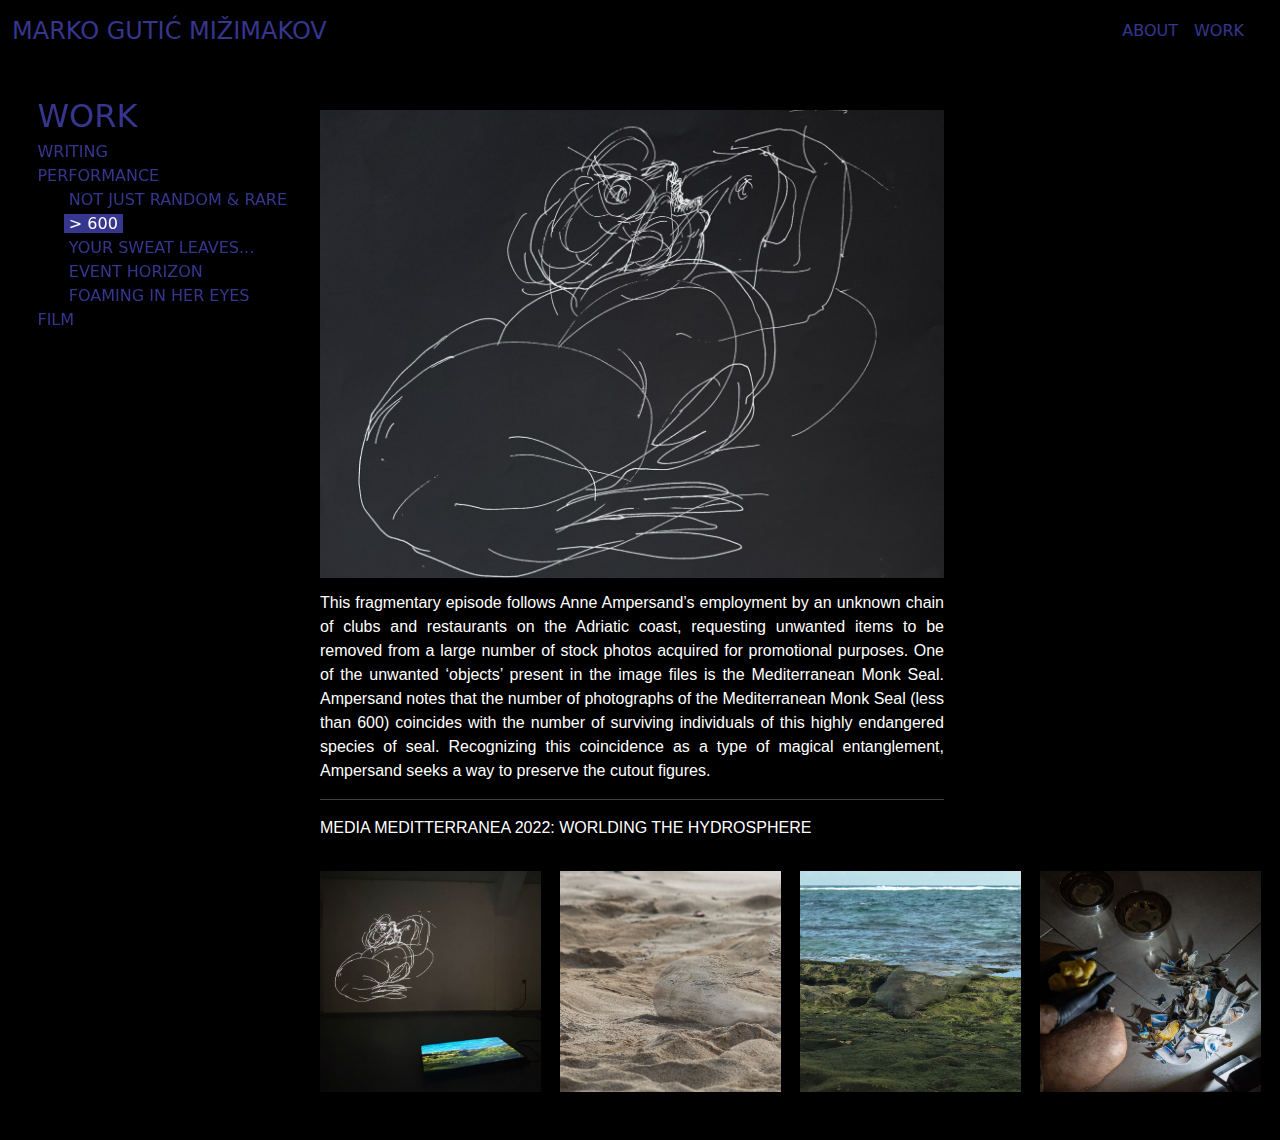
<file: 600.html>
<!DOCTYPE html>
<html lang="en">
  <head>
    <meta charset="UTF-8" />
    <meta name="viewport" content="width=device-width, initial-scale=1.0" />
    <title>not-just-random-and-rare marko gutić mižimakov</title>
    <link
      href="https://cdn.jsdelivr.net/npm/bootstrap@5.3.3/dist/css/bootstrap.min.css"
      rel="stylesheet"
      integrity="sha384-QWTKZyjpPEjISv5WaRU9OFeRpok6YctnYmDr5pNlyT2bRjXh0JMhjY6hW+ALEwIH"
      crossorigin="anonymous"
    />
    <script
      src="https://cdn.jsdelivr.net/npm/bootstrap@5.3.3/dist/js/bootstrap.bundle.min.js"
      integrity="sha384-YvpcrYf0tY3lHB60NNkmXc5s9fDVZLESaAA55NDzOxhy9GkcIdslK1eN7N6jIeHz"
      crossorigin="anonymous"
    ></script>
    <link rel="stylesheet" href="writing.css" />
    <link rel="stylesheet" href="not-random.css" />
  </head>
  <body>
    <nav class="navbar navbar-expand-lg navbar-dark bg-transparent">
      <div class="container-fluid">
        <a class="navbar-brand fs-4" href="index.html">MARKO GUTIĆ MIŽIMAKOV</a>
        <button
          class="navbar-toggler shadow-none border-0"
          type="button"
          data-bs-toggle="offcanvas"
          data-bs-target="#offcanvasNavbar"
          aria-controls="offcanvasNavbar"
          aria-label="Toggle navigation"
        >
          <span class="navbar-toggler-icon"></span>
        </button>
        <div
          class="offcanvas offcanvas-end"
          tabindex="-1"
          id="offcanvasNavbar"
          aria-labelledby="offcanvasNavbarLabel"
        >
          <div class="offcanvas-body">
            <ul class="navbar-nav justify-content-end flex-grow-1 pe-3">
              <li class="nav-item">
                <a class="nav-link" href="about.html">ABOUT</a>
              </li>
              <li class="nav-item">
                <a class="nav-link" href="work.html">WORK</a>
              </li>
            </ul>
          </div>
        </div>
      </div>
    </nav>

    <div class="main">
      <header class="header">
        <div class="header-main">
          <ul class="menu">
            <li id="item-1" class="menu-item">
              <a href="work.html">work</a>
            </li>

            <li id="item-2" class="menu-item">
              <a href="writing.html">writing</a>
            </li>

            <li id="item-3" class="menu-item">
              <a href="performance.html">performance</a>
              <ul class="performance-menu">
                <li class="menu-item menu-item-inner">
                  <a href="not-just-random.html">not just random & rare</a>
                </li>
                <li class="menu-item menu-item-inner current-menu-item">
                  <a href="600.html" aria-current="page">> 600</a>
                </li>
                <li class="menu-item menu-item-inner">
                  <a href="your-sweat.html">Your sweat leaves...</a>
                </li>
                <li class="menu-item menu-item-inner">
                  <a href="horizont.html">EVENT HORIZON</a>
                </li>
                <li class="menu-item menu-item-inner">
                  <a href="foaming.html">Foaming In Her Eyes</a>
                </li>
              </ul>
            </li>

            <li id="item-4" class="menu-item">
              <a href="film.html"> film </a>
            </li>
          </ul>
        </div>
      </header>

      <main class="content">
        <div class="image-text">
          <img class="flex-item" id="main-img" src="600-main.jpg" alt="" />
          <div class="text">
            <p class="flex-item">
              This fragmentary episode follows Anne Ampersand’s employment by an
              unknown chain of clubs and restaurants on the Adriatic coast,
              requesting unwanted items to be removed from a large number of
              stock photos acquired for promotional purposes. One of the
              unwanted ‘objects’ present in the image files is the Mediterranean
              Monk Seal. Ampersand notes that the number of photographs of the
              Mediterranean Monk Seal (less than 600) coincides with the number
              of surviving individuals of this highly endangered species of
              seal. Recognizing this coincidence as a type of magical
              entanglement, Ampersand seeks a way to preserve the cutout
              figures.
            </p>
            <hr />
            <p class="flex-item performance-instance">
              MEDIA MEDITTERRANEA 2022: WORLDING THE HYDROSPHERE
            </p>
          </div>
        </div>
        <div class="footer-flex">
          <div class="image-container">
            <img class="image" src="600-1.jpeg" alt="" />
          </div>
          <div class="image-container">
            <img class="image" src="600-2.jpg" alt="" />
          </div>
          <div class="image-container">
            <img class="image" src="600.jpg" alt="" />
          </div>
          <div class="image-container">
            <img class="image" src="600-3.jpg" alt="" />
          </div>
        </div>
      </main>
    </div>
  </body>
</html>
</file>
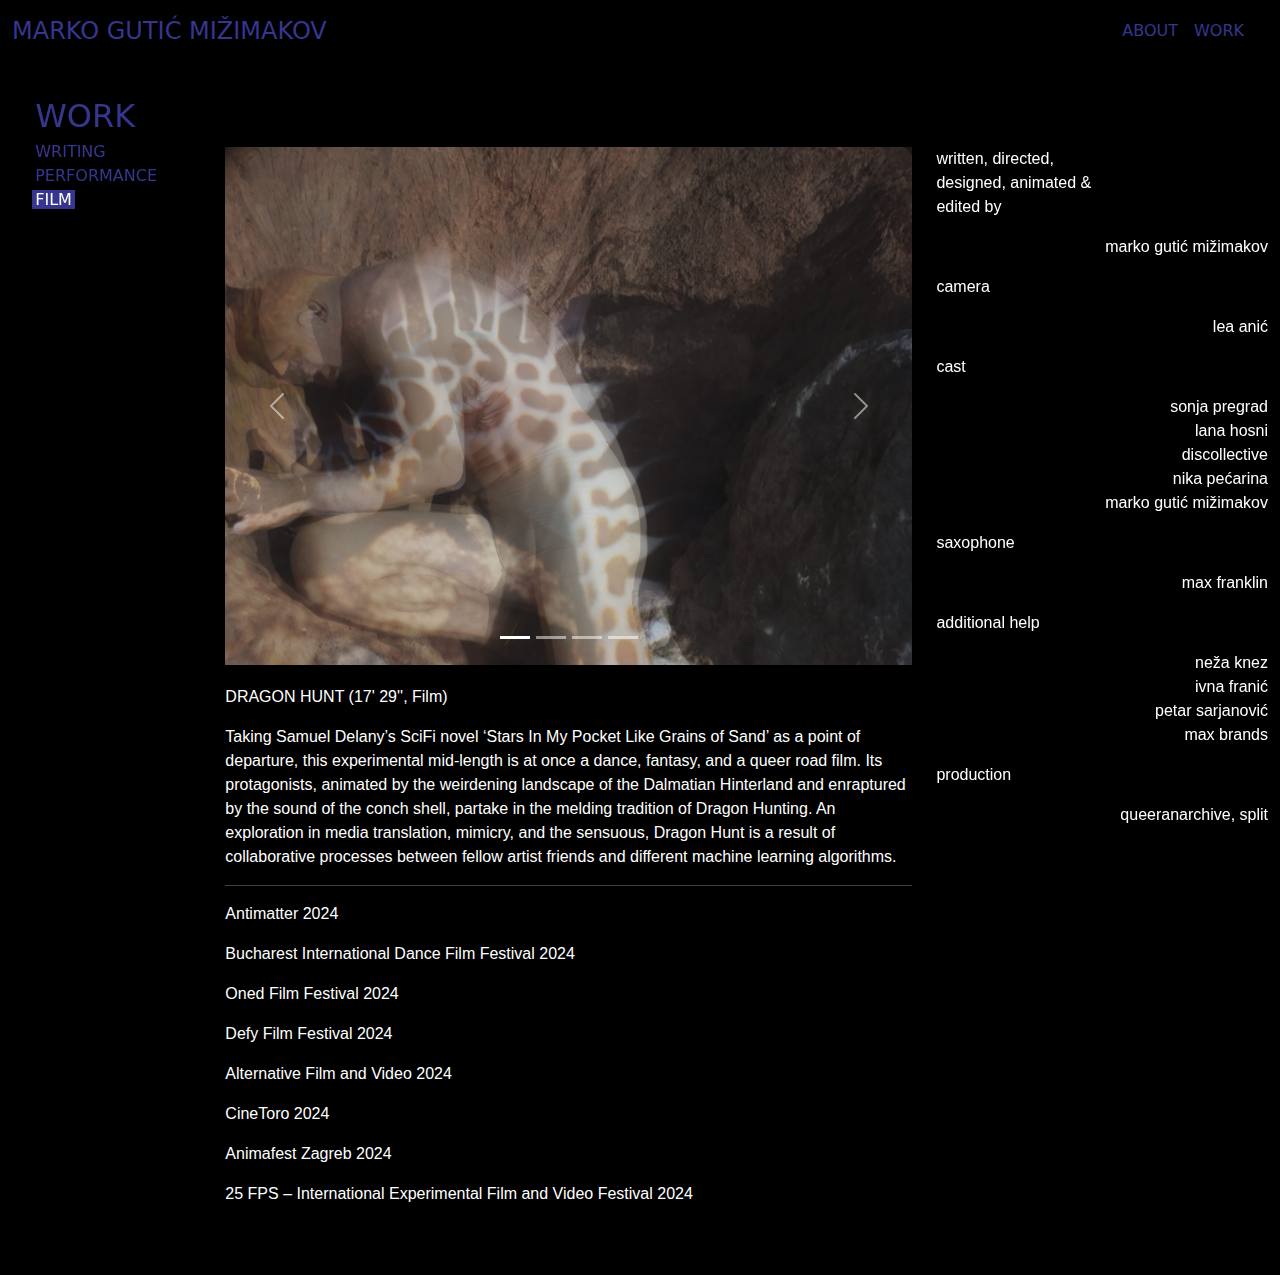
<file: film.html>
<!DOCTYPE html>
<html lang="en">
  <head>
    <meta charset="UTF-8" />
    <meta name="viewport" content="width=device-width, initial-scale=1.0" />
    <title>FILM - marko gutić mižimakov</title>
    <link
      href="https://cdn.jsdelivr.net/npm/bootstrap@5.3.3/dist/css/bootstrap.min.css"
      rel="stylesheet"
      integrity="sha384-QWTKZyjpPEjISv5WaRU9OFeRpok6YctnYmDr5pNlyT2bRjXh0JMhjY6hW+ALEwIH"
      crossorigin="anonymous"
    />
    <script
      src="https://cdn.jsdelivr.net/npm/bootstrap@5.3.3/dist/js/bootstrap.bundle.min.js"
      integrity="sha384-YvpcrYf0tY3lHB60NNkmXc5s9fDVZLESaAA55NDzOxhy9GkcIdslK1eN7N6jIeHz"
      crossorigin="anonymous"
    ></script>
    <link rel="stylesheet" href="writing.css" />
    <link rel="stylesheet" href="film.css">
  </head>
  <body>
    <nav class="navbar navbar-expand-lg navbar-dark bg-transparent">
      <div class="container-fluid">
        <a class="navbar-brand fs-4" href="index.html">MARKO GUTIĆ MIŽIMAKOV</a>
        <button
          class="navbar-toggler shadow-none border-0"
          type="button"
          data-bs-toggle="offcanvas"
          data-bs-target="#offcanvasNavbar"
          aria-controls="offcanvasNavbar"
          aria-label="Toggle navigation"
        >
          <span class="navbar-toggler-icon"></span>
        </button>
        <div
          class="offcanvas offcanvas-end"
          tabindex="-1"
          id="offcanvasNavbar"
          aria-labelledby="offcanvasNavbarLabel"
        >
          <div class="offcanvas-body">
            <ul class="navbar-nav justify-content-end flex-grow-1 pe-3">
              <li class="nav-item">
                <a class="nav-link" href="about.html">ABOUT</a>
              </li>
              <li class="nav-item">
                <a class="nav-link" href="work.html">WORK</a>
              </li>
            </ul>
          </div>
        </div>
      </div>
    </nav>

    <div class="main">
      <header class="header">
        <div class="header-main">
          <ul class="menu">
            <li id="item-1" class="menu-item">
              <a href="work.html">work</a>
            </li>

            <li id="item-2" class="menu-item">
              <a href="writing.html">writing</a>
            </li>

            <li id="item-3" class="menu-item">
              <a href="performance.html">performance</a>
            </li>

            <li id="item-4" class="menu-item current-menu-item"">
              <a href="film.html" aria-current="page"> film </a>
            </li>
          </ul>
        </div>
      </header>

      <main class="container">
        <div class="row">
          <div class="film col-md-8 col-sm-12">
            <div id="carouselExampleIndicators" class="carousel slide">
              <div class="carousel-indicators">
                <button type="button" data-bs-target="#carouselExampleIndicators" data-bs-slide-to="0" class="active" aria-current="true" aria-label="Slide 1"></button>
                <button type="button" data-bs-target="#carouselExampleIndicators" data-bs-slide-to="1" aria-label="Slide 2"></button>
                <button type="button" data-bs-target="#carouselExampleIndicators" data-bs-slide-to="2" aria-label="Slide 3"></button>
                <button type="button" data-bs-target="#carouselExampleIndicators" data-bs-slide-to="3" aria-label="Slide 4"></button>
              </div>
              <div class="carousel-inner">
                <div class="carousel-item active">
                  <img src="lov-1.jpg" class="d-block w-100" alt="...">
                </div>
                <div class="carousel-item">
                  <img src="lov-2.jpg" class="d-block w-100" alt="...">
                </div>
                <div class="carousel-item">
                  <img src="lov-3.jpg" class="d-block w-100" alt="...">
                </div>
                <div class="carousel-item">
                  <img src="lov-4.jpg" class="d-block w-100" alt="...">
                </div>
              </div>
              <button class="carousel-control-prev" type="button" data-bs-target="#carouselExampleIndicators" data-bs-slide="prev">
                <span class="carousel-control-prev-icon" aria-hidden="true"></span>
                <span class="visually-hidden">Previous</span>
              </button>
              <button class="carousel-control-next" type="button" data-bs-target="#carouselExampleIndicators" data-bs-slide="next">
                <span class="carousel-control-next-icon" aria-hidden="true"></span>
                <span class="visually-hidden">Next</span>
              </button>
            </div>

            <div class="title">
              <p>
                DRAGON HUNT (17' 29'', Film)
              </p>
            </div>
            <div class="text">
              <p>
                Taking Samuel Delany’s SciFi novel ‘Stars In My Pocket Like Grains of
                Sand’ as a point of departure, this experimental mid-length is at once
                a dance, fantasy, and a queer road film. Its protagonists, animated by
                the weirdening landscape of the Dalmatian Hinterland and enraptured by
                the sound of the conch shell, partake in the melding tradition of Dragon
                Hunting. An exploration in media translation, mimicry, and the sensuous,
                Dragon Hunt is a result of collaborative processes between fellow artist
                friends and different machine learning algorithms.
              </p>
            </div>
            <hr/>
            <div class="showings">
              <p>Antimatter 2024</p>
              <p>Bucharest International Dance Film Festival 2024</p>
              <p>Oned Film Festival 2024</p>
              <p>Defy Film Festival 2024</p>
              <p>Alternative Film and Video 2024</p>
              <p>CineToro 2024</p>
              <p>Animafest Zagreb 2024</p>
              <p>25 FPS – International Experimental Film and Video Festival 2024</p>
            </div>
          </div>
          
          <div class="credits col-md-4 col-sm-12">
            <div class="credits-main">
              <hr class="showings-credits"/>
              <p class="lijevo">
                written, directed,<br>
                designed, animated &<br>
                edited by
              </p>
              <p class="desno">
                marko gutić mižimakov
              </p>
              <p class="lijevo">
                camera
              </p>
              <p class="desno">
                lea anić
              </p>
              <p class="lijevo">
                cast
              </p>
              <p class="desno">
                sonja pregrad <br>
                lana hosni <br>
                discollective <br>
                nika pećarina <br>
                marko gutić mižimakov <br>
              </p>
              <p class="lijevo">
                saxophone
              </p>
              <p class="desno">
                max franklin
              </p>
              <p class="lijevo">
                additional help
              </p>
              <p class="desno">
                neža knez <br>
                ivna franić <br>
                petar sarjanović <br>
                max brands <br>
              </p>
              <p class="lijevo">
                production
              </p>
              <p class="desno">
                queeranarchive, split
              </p>
            </div>
          </div>
        </div>
      </main>
    </div>
  </body>
</html>
</file>
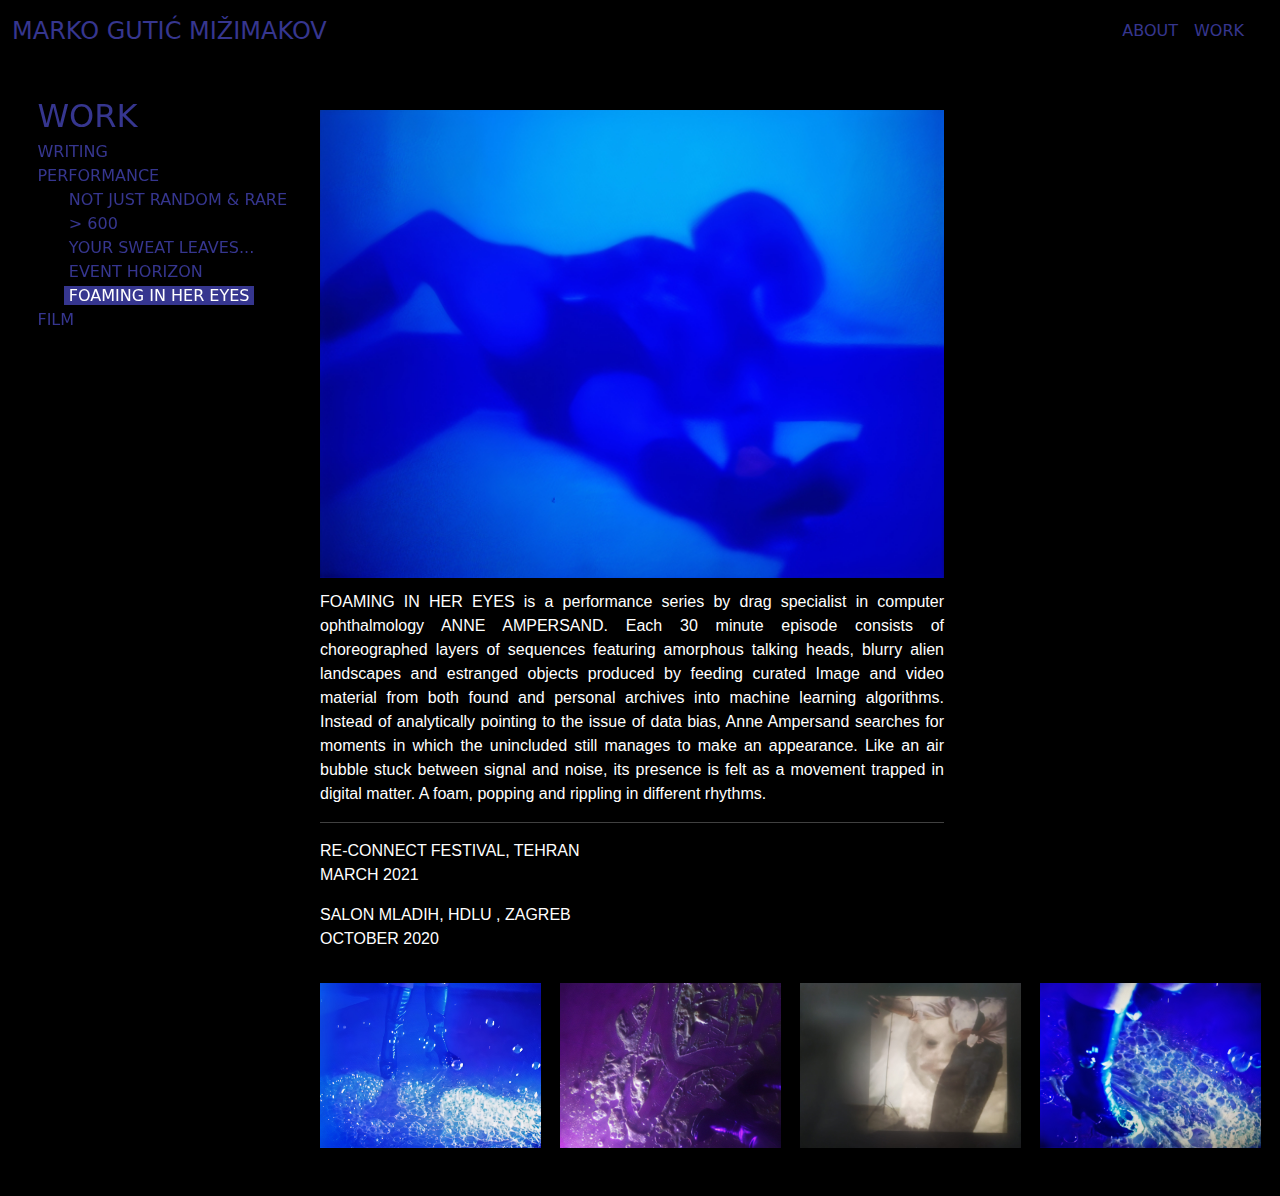
<file: foaming.html>
<!DOCTYPE html>
<html lang="en">
  <head>
    <meta charset="UTF-8" />
    <meta name="viewport" content="width=device-width, initial-scale=1.0" />
    <title>not-just-random-and-rare marko gutić mižimakov</title>
    <link
      href="https://cdn.jsdelivr.net/npm/bootstrap@5.3.3/dist/css/bootstrap.min.css"
      rel="stylesheet"
      integrity="sha384-QWTKZyjpPEjISv5WaRU9OFeRpok6YctnYmDr5pNlyT2bRjXh0JMhjY6hW+ALEwIH"
      crossorigin="anonymous"
    />
    <script
      src="https://cdn.jsdelivr.net/npm/bootstrap@5.3.3/dist/js/bootstrap.bundle.min.js"
      integrity="sha384-YvpcrYf0tY3lHB60NNkmXc5s9fDVZLESaAA55NDzOxhy9GkcIdslK1eN7N6jIeHz"
      crossorigin="anonymous"
    ></script>
    <link rel="stylesheet" href="writing.css" />
    <link rel="stylesheet" href="not-random.css" />
  </head>
  <body>
    <nav class="navbar navbar-expand-lg navbar-dark bg-transparent">
      <div class="container-fluid">
        <a class="navbar-brand fs-4" href="index.html">MARKO GUTIĆ MIŽIMAKOV</a>
        <button
          class="navbar-toggler shadow-none border-0"
          type="button"
          data-bs-toggle="offcanvas"
          data-bs-target="#offcanvasNavbar"
          aria-controls="offcanvasNavbar"
          aria-label="Toggle navigation"
        >
          <span class="navbar-toggler-icon"></span>
        </button>
        <div
          class="offcanvas offcanvas-end"
          tabindex="-1"
          id="offcanvasNavbar"
          aria-labelledby="offcanvasNavbarLabel"
        >
          <div class="offcanvas-body">
            <ul class="navbar-nav justify-content-end flex-grow-1 pe-3">
              <li class="nav-item">
                <a class="nav-link" href="about.html">ABOUT</a>
              </li>
              <li class="nav-item">
                <a class="nav-link" href="work.html">WORK</a>
              </li>
            </ul>
          </div>
        </div>
      </div>
    </nav>

    <div class="main">
      <header class="header">
        <div class="header-main">
          <ul class="menu">
            <li id="item-1" class="menu-item">
              <a href="work.html">work</a>
            </li>

            <li id="item-2" class="menu-item">
              <a href="writing.html">writing</a>
            </li>

            <li id="item-3" class="menu-item">
              <a href="performance.html">performance</a>
              <ul class="performance-menu">
                <li class="menu-item menu-item-inner">
                  <a href="not-just-random.html">not just random & rare</a>
                </li>
                <li class="menu-item menu-item-inner">
                  <a href="600.html">> 600</a>
                </li>
                <li class="menu-item menu-item-inner">
                  <a href="your-sweat.html">Your sweat leaves...</a>
                </li>
                <li class="menu-item menu-item-inner">
                  <a href="horizont.html">EVENT HORIZON</a>
                </li>
                <li class="menu-item menu-item-inner current-menu-item">
                  <a href="foaming.html" aria-current="page"
                    >Foaming In Her Eyes</a
                  >
                </li>
              </ul>
            </li>

            <li id="item-4" class="menu-item">
              <a href="film.html"> film </a>
            </li>
          </ul>
        </div>
      </header>

      <main class="content">
        <div class="image-text">
          <img class="flex-item" id="main-img" src="foaming-main.jpg" alt="" />
          <div class="text">
            <p class="flex-item">
              FOAMING IN HER EYES is a performance series by drag specialist in
              computer ophthalmology ANNE AMPERSAND. Each 30 minute episode
              consists of choreographed layers of sequences featuring amorphous
              talking heads, blurry alien landscapes and estranged objects
              produced by feeding curated Image and video material from both
              found and personal archives into machine learning algorithms.
              Instead of analytically pointing to the issue of data bias, Anne
              Ampersand searches for moments in which the unincluded still
              manages to make an appearance. Like an air bubble stuck between
              signal and noise, its presence is felt as a movement trapped in
              digital matter. A foam, popping and rippling in different rhythms.
            </p>
            <hr />
            <p class="flex-item performance-instance">
              RE-CONNECT FESTIVAL, TEHRAN <br />
              MARCH 2021
            </p>
            <p class="flex-item performance-instance">
              SALON MLADIH, HDLU , ZAGREB <br />
              OCTOBER 2020 <br />
            </p>
          </div>
        </div>
        <div class="footer-flex">
          <div class="image-container">
            <img class="image" src="foaming-1.jpg" alt="" />
          </div>
          <div class="image-container">
            <img class="image" src="foaming.jpg" alt="" />
          </div>
          <div class="image-container">
            <img class="image" src="foaming-2.jpg" alt="" />
          </div>
          <div class="image-container">
            <img class="image" src="foaming-3.jpg" alt="" />
          </div>
        </div>
      </main>
    </div>
  </body>
</html>
</file>
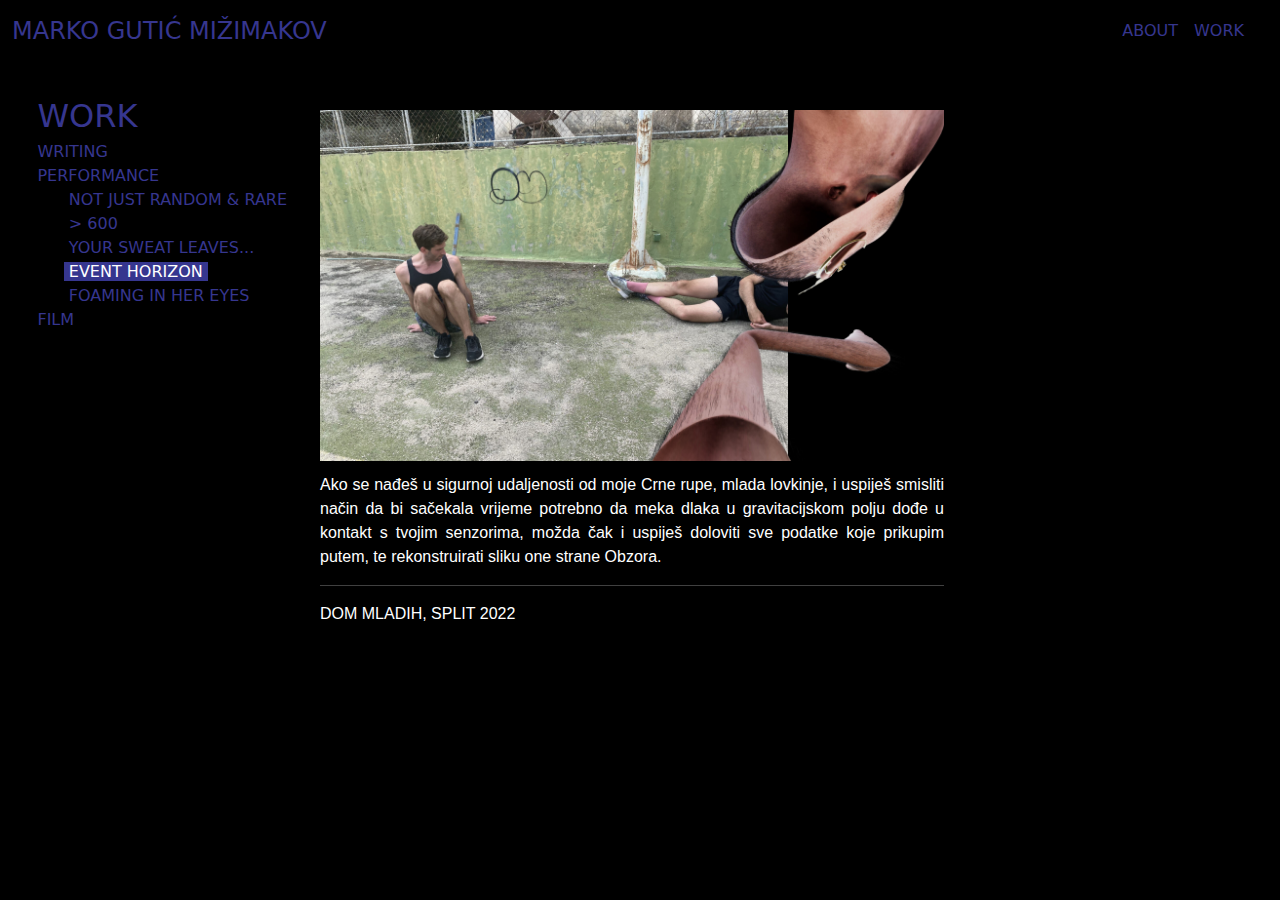
<file: horizont.html>
<!DOCTYPE html>
<html lang="en">
  <head>
    <meta charset="UTF-8" />
    <meta name="viewport" content="width=device-width, initial-scale=1.0" />
    <title>not-just-random-and-rare marko gutić mižimakov</title>
    <link
      href="https://cdn.jsdelivr.net/npm/bootstrap@5.3.3/dist/css/bootstrap.min.css"
      rel="stylesheet"
      integrity="sha384-QWTKZyjpPEjISv5WaRU9OFeRpok6YctnYmDr5pNlyT2bRjXh0JMhjY6hW+ALEwIH"
      crossorigin="anonymous"
    />
    <script
      src="https://cdn.jsdelivr.net/npm/bootstrap@5.3.3/dist/js/bootstrap.bundle.min.js"
      integrity="sha384-YvpcrYf0tY3lHB60NNkmXc5s9fDVZLESaAA55NDzOxhy9GkcIdslK1eN7N6jIeHz"
      crossorigin="anonymous"
    ></script>
    <link rel="stylesheet" href="writing.css" />
    <link rel="stylesheet" href="not-random.css" />
  </head>
  <body>
    <nav class="navbar navbar-expand-lg navbar-dark bg-transparent">
      <div class="container-fluid">
        <a class="navbar-brand fs-4" href="index.html">MARKO GUTIĆ MIŽIMAKOV</a>
        <button
          class="navbar-toggler shadow-none border-0"
          type="button"
          data-bs-toggle="offcanvas"
          data-bs-target="#offcanvasNavbar"
          aria-controls="offcanvasNavbar"
          aria-label="Toggle navigation"
        >
          <span class="navbar-toggler-icon"></span>
        </button>
        <div
          class="offcanvas offcanvas-end"
          tabindex="-1"
          id="offcanvasNavbar"
          aria-labelledby="offcanvasNavbarLabel"
        >
          <div class="offcanvas-body">
            <ul class="navbar-nav justify-content-end flex-grow-1 pe-3">
              <li class="nav-item">
                <a class="nav-link" href="about.html">ABOUT</a>
              </li>
              <li class="nav-item">
                <a class="nav-link" href="work.html">WORK</a>
              </li>
            </ul>
          </div>
        </div>
      </div>
    </nav>

    <div class="main">
      <header class="header">
        <div class="header-main">
          <ul class="menu">
            <li id="item-1" class="menu-item">
              <a href="work.html">work</a>
            </li>

            <li id="item-2" class="menu-item">
              <a href="writing.html">writing</a>
            </li>

            <li id="item-3" class="menu-item">
              <a href="performance.html">performance</a>
              <ul class="performance-menu">
                <li class="menu-item menu-item-inner">
                  <a href="not-just-random.html">not just random & rare</a>
                </li>
                <li class="menu-item menu-item-inner">
                  <a href="600.html">> 600</a>
                </li>
                <li class="menu-item menu-item-inner">
                  <a href="your-sweat.html">Your sweat leaves...</a>
                </li>
                <li class="menu-item menu-item-inner current-menu-item">
                  <a href="horizont.html" aria-current="page">EVENT HORIZON</a>
                </li>
                <li class="menu-item menu-item-inner">
                  <a href="foaming.html">Foaming In Her Eyes</a>
                </li>
              </ul>
            </li>

            <li id="item-4" class="menu-item">
              <a href="film.html"> film </a>
            </li>
          </ul>
        </div>
      </header>

      <main class="content">
        <div class="image-text">
          <img class="flex-item" id="main-img" src="horizont-3.jpg" alt="" />
          <div class="text">
            <p class="flex-item">
              Ako se nađeš u sigurnoj udaljenosti od moje Crne rupe, mlada
              lovkinje, i uspiješ smisliti način da bi sačekala vrijeme potrebno
              da meka dlaka u gravitacijskom polju dođe u kontakt s tvojim
              senzorima, možda čak i uspiješ doloviti sve podatke koje prikupim
              putem, te rekonstruirati sliku one strane Obzora.
            </p>
            <hr />
            <p class="flex-item performance-instance">DOM MLADIH, SPLIT 2022</p>
          </div>
        </div>
      </main>
    </div>
  </body>
</html>
</file>
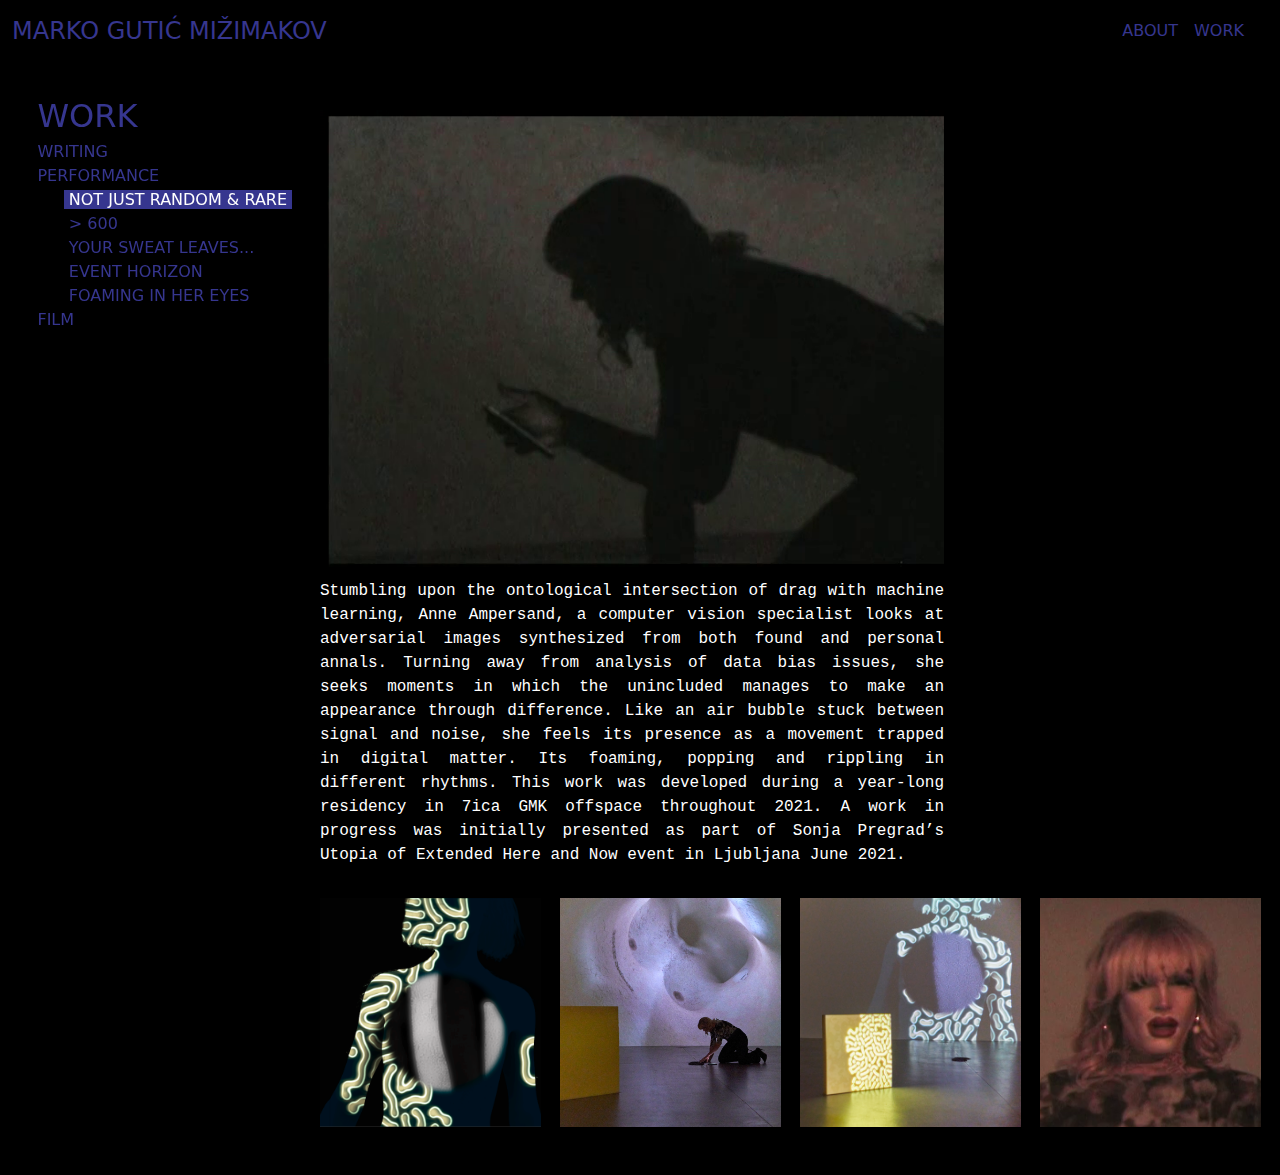
<file: not-just-random.html>
<!DOCTYPE html>
<html lang="en">
  <head>
    <meta charset="UTF-8" />
    <meta name="viewport" content="width=device-width, initial-scale=1.0" />
    <title>not-just-random-and-rare marko gutić mižimakov</title>
    <link
      href="https://cdn.jsdelivr.net/npm/bootstrap@5.3.3/dist/css/bootstrap.min.css"
      rel="stylesheet"
      integrity="sha384-QWTKZyjpPEjISv5WaRU9OFeRpok6YctnYmDr5pNlyT2bRjXh0JMhjY6hW+ALEwIH"
      crossorigin="anonymous"
    />
    <script
      src="https://cdn.jsdelivr.net/npm/bootstrap@5.3.3/dist/js/bootstrap.bundle.min.js"
      integrity="sha384-YvpcrYf0tY3lHB60NNkmXc5s9fDVZLESaAA55NDzOxhy9GkcIdslK1eN7N6jIeHz"
      crossorigin="anonymous"
    ></script>
    <link rel="stylesheet" href="writing.css" />
    <link rel="stylesheet" href="not-random.css" />
  </head>
  <body>
    <nav class="navbar navbar-expand-lg navbar-dark bg-transparent">
      <div class="container-fluid">
        <a class="navbar-brand fs-4" href="index.html">MARKO GUTIĆ MIŽIMAKOV</a>
        <button
          class="navbar-toggler shadow-none border-0"
          type="button"
          data-bs-toggle="offcanvas"
          data-bs-target="#offcanvasNavbar"
          aria-controls="offcanvasNavbar"
          aria-label="Toggle navigation"
        >
          <span class="navbar-toggler-icon"></span>
        </button>
        <div
          class="offcanvas offcanvas-end"
          tabindex="-1"
          id="offcanvasNavbar"
          aria-labelledby="offcanvasNavbarLabel"
        >
          <div class="offcanvas-body">
            <ul class="navbar-nav justify-content-end flex-grow-1 pe-3">
              <li class="nav-item">
                <a class="nav-link" href="about.html">ABOUT</a>
              </li>
              <li class="nav-item">
                <a class="nav-link" href="work.html">WORK</a>
              </li>
            </ul>
          </div>
        </div>
      </div>
    </nav>

    <div class="main">
      <header class="header">
        <div class="header-main">
          <ul class="menu">
            <li id="item-1" class="menu-item">
              <a href="work.html">work</a>
            </li>

            <li class="menu-item">
              <a href="writing.html">writing</a>
            </li>

            <li class="menu-item">
              <a href="performance.html">performance</a>
              <ul class="performance-menu">
                <li class="menu-item current-menu-item">
                  <a href="not-just-random.html" aria-current="page"
                    >not just random & rare</a
                  >
                </li>
                <li class="menu-item"><a href="writing.html">> 600</a></li>
                <li class="menu-item">
                  <a href="writing.html">Your sweat leaves...</a>
                </li>
                <li class="menu-item">
                  <a href="writing.html">EVENT HORIZON</a>
                </li>
                <li class="menu-item">
                  <a href="writing.html">Foaming In Her Eyes</a>
                </li>
              </ul>
            </li>

            <li class="menu-item">
              <a href="film.html"> film </a>
            </li>
          </ul>
        </div>
      </header>

      <main class="content">
        <div class="image-text">
          <img
            class="flex-item"
            id="main-img"
            src="not-random-main.png"
            alt=""
          />
          <p class="flex-item text">
            Stumbling upon the ontological intersection of drag with machine
            learning, Anne Ampersand, a computer vision specialist looks at
            adversarial images synthesized from both found and personal annals.
            Turning away from analysis of data bias issues, she seeks moments in
            which the unincluded manages to make an appearance through
            difference. Like an air bubble stuck between signal and noise, she
            feels its presence as a movement trapped in digital matter. Its
            foaming, popping and rippling in different rhythms. This work was
            developed during a year-long residency in 7ica GMK offspace
            throughout 2021. A work in progress was initially presented as part
            of Sonja Pregrad’s Utopia of Extended Here and Now event in
            Ljubljana June 2021.
          </p>
        </div>
        <div class="footer-flex">
          <div class="image-container">
            <img class="image" src="ne-sasvim-1.png" alt="" />
          </div>
          <div class="image-container">
            <img class="image" src="Ne-sasvim-nasumicno-i-rijetko.jpg" alt="" />
          </div>
          <div class="image-container">
            <img class="image" src="ne-sasvim-2.jpg" alt="" />
          </div>
          <div class="image-container">
            <img class="image" src="ne-sasvim-3.png" alt="" />
          </div>
        </div>
      </main>
    </div>
  </body>
</html>
</file>
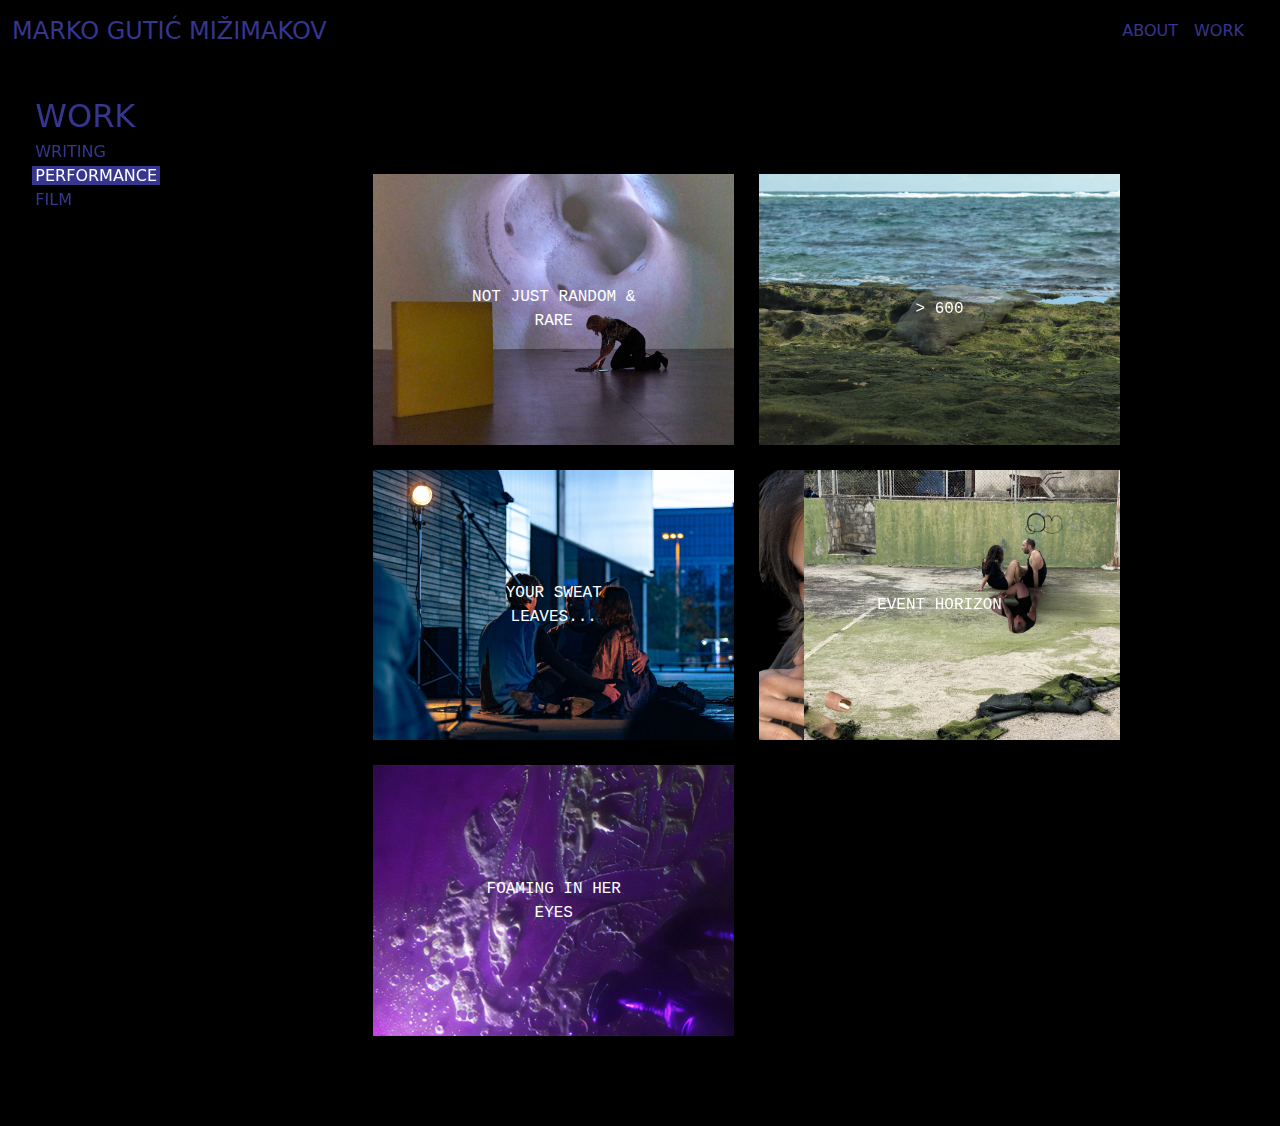
<file: performance.html>
<!DOCTYPE html>
<html lang="en">
  <head>
    <meta charset="UTF-8" />
    <meta name="viewport" content="width=device-width, initial-scale=1.0" />
    <title>PERFORMANCE - marko gutić mižimakov</title>
    <link
      href="https://cdn.jsdelivr.net/npm/bootstrap@5.3.3/dist/css/bootstrap.min.css"
      rel="stylesheet"
      integrity="sha384-QWTKZyjpPEjISv5WaRU9OFeRpok6YctnYmDr5pNlyT2bRjXh0JMhjY6hW+ALEwIH"
      crossorigin="anonymous"
    />
    <script
      src="https://cdn.jsdelivr.net/npm/bootstrap@5.3.3/dist/js/bootstrap.bundle.min.js"
      integrity="sha384-YvpcrYf0tY3lHB60NNkmXc5s9fDVZLESaAA55NDzOxhy9GkcIdslK1eN7N6jIeHz"
      crossorigin="anonymous"
    ></script>
    <link rel="stylesheet" href="writing.css" />
    <link rel="stylesheet" href="performance.css" />
  </head>
  <body>
    <nav class="navbar navbar-expand-lg navbar-dark bg-transparent">
      <div class="container-fluid">
        <a class="navbar-brand fs-4" href="index.html">MARKO GUTIĆ MIŽIMAKOV</a>
        <button
          class="navbar-toggler shadow-none border-0"
          type="button"
          data-bs-toggle="offcanvas"
          data-bs-target="#offcanvasNavbar"
          aria-controls="offcanvasNavbar"
          aria-label="Toggle navigation"
        >
          <span class="navbar-toggler-icon"></span>
        </button>
        <div
          class="offcanvas offcanvas-end"
          tabindex="-1"
          id="offcanvasNavbar"
          aria-labelledby="offcanvasNavbarLabel"
        >
          <div class="offcanvas-body">
            <ul class="navbar-nav justify-content-end flex-grow-1 pe-3">
              <li class="nav-item">
                <a class="nav-link" href="about.html">ABOUT</a>
              </li>
              <li class="nav-item">
                <a class="nav-link" href="work.html">WORK</a>
              </li>
            </ul>
          </div>
        </div>
      </div>
    </nav>

    <div class="main">
      <header class="header">
        <div class="header-main">
          <ul class="menu">
            <li id="item-1" class="menu-item">
              <a href="work.html">work</a>
            </li>

            <li id="item-2" class="menu-item">
              <a href="writing.html">writing</a>
            </li>

            <li id="item-3" class="menu-item current-menu-item">
              <a href="performance.html" aria-current="page">performance</a>
            </li>

            <li id="item-4" class="menu-item">
              <a href="film.html"> film </a>
            </li>
          </ul>
        </div>
      </header>

      <main class="grid">
        <div class="grid-content">
          <div class="image-container">
            <a href="not-just-random.html">
              <img
                class="image"
                src="Ne-sasvim-nasumicno-i-rijetko.jpg"
                alt=""
              />
              <div class="overlay-text">not just random & rare</div>
            </a>
          </div>
          <div class="image-container">
            <a href="600.html">
              <img class="image" src="600.jpg" alt="" />
              <div class="overlay-text">> 600</div>
            </a>
          </div>
          <div class="image-container">
            <a href="your-sweat.html">
              <img class="image" src="your-sweat-leaves.jpg" alt="" />
              <div class="overlay-text">Your sweat leaves...</div>
            </a>
          </div>
          <div class="image-container">
            <a href="horizont.html">
              <img class="image" src="horizont.jpg" alt="" />
              <div class="overlay-text">EVENT HORIZON</div>
            </a>
          </div>
          <div class="image-container">
            <a href="foaming.html">
              <img class="image" src="foaming.jpg" alt="" />
              <div class="overlay-text">Foaming In Her Eyes</div>
            </a>
          </div>
        </div>
      </main>
    </div>
  </body>
</html>
</file>
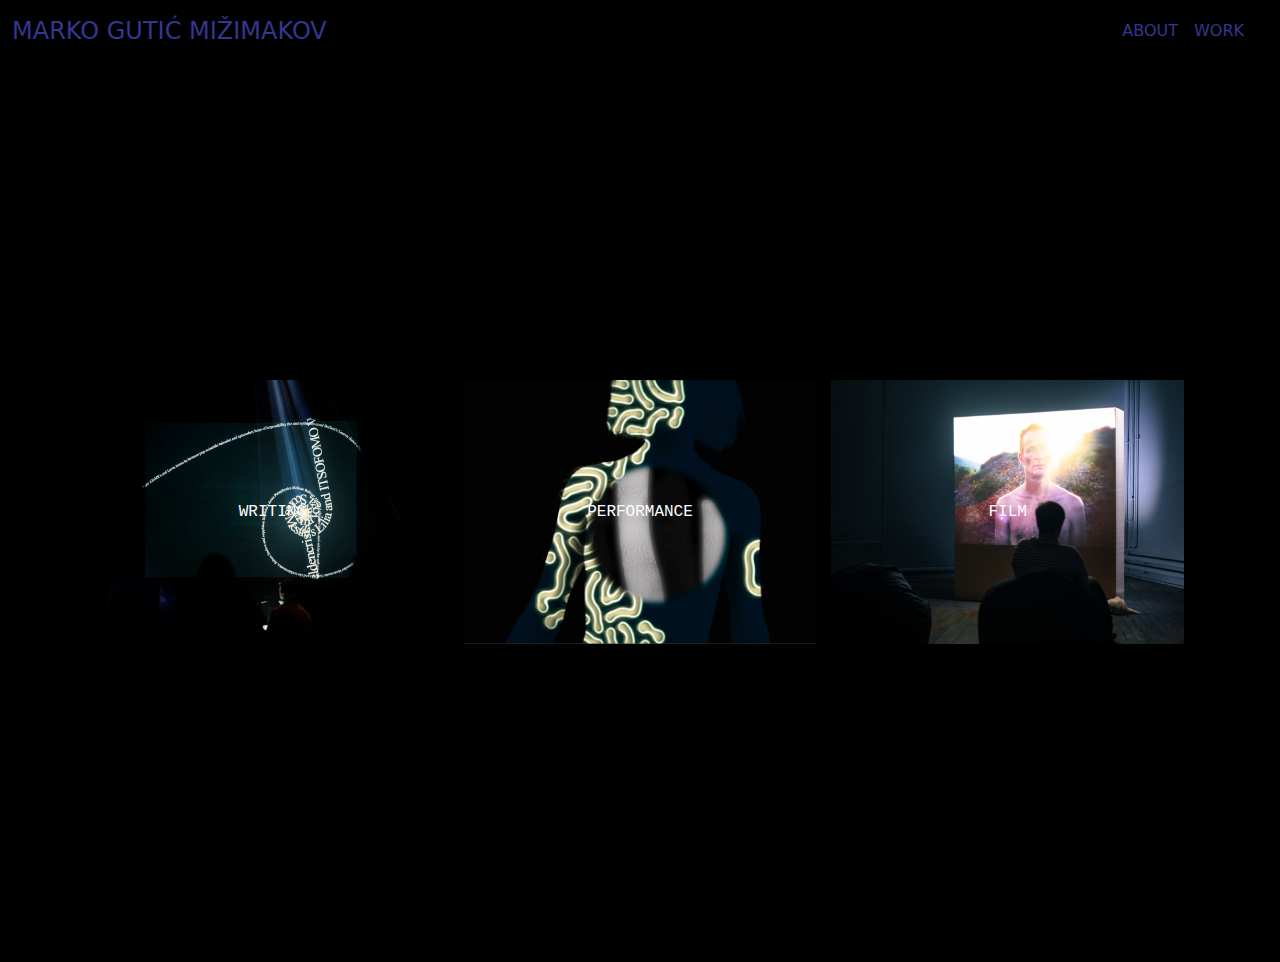
<file: work.html>
<!DOCTYPE html>
<html lang="en">
  <head>
    <meta charset="UTF-8" />
    <meta name="viewport" content="width=device-width, initial-scale=1.0" />
    <title>WORK - marko gutić mižimakov</title>
    <link
      href="https://cdn.jsdelivr.net/npm/bootstrap@5.3.3/dist/css/bootstrap.min.css"
      rel="stylesheet"
      integrity="sha384-QWTKZyjpPEjISv5WaRU9OFeRpok6YctnYmDr5pNlyT2bRjXh0JMhjY6hW+ALEwIH"
      crossorigin="anonymous"
    />
    <script
      src="https://cdn.jsdelivr.net/npm/bootstrap@5.3.3/dist/js/bootstrap.bundle.min.js"
      integrity="sha384-YvpcrYf0tY3lHB60NNkmXc5s9fDVZLESaAA55NDzOxhy9GkcIdslK1eN7N6jIeHz"
      crossorigin="anonymous"
    ></script>
    <link rel="stylesheet" href="work.css" />
  </head>
  <body>
    <!--navigation bar-->
    <nav class="navbar navbar-expand-lg navbar-dark bg-transparent">
      <div class="container-fluid">
        <a class="navbar-brand fs-4" href="index.html">MARKO GUTIĆ MIŽIMAKOV</a>
        <button
          class="navbar-toggler shadow-none border-0"
          type="button"
          data-bs-toggle="offcanvas"
          data-bs-target="#offcanvasNavbar"
          aria-controls="offcanvasNavbar"
          aria-label="Toggle navigation"
        >
          <span class="navbar-toggler-icon"></span>
        </button>
        <div
          class="offcanvas offcanvas-end"
          tabindex="-1"
          id="offcanvasNavbar"
          aria-labelledby="offcanvasNavbarLabel"
        >
          <div class="offcanvas-body">
            <ul class="navbar-nav justify-content-end flex-grow-1 pe-3">
              <li class="nav-item">
                <a class="nav-link" href="about.html">ABOUT</a>
              </li>
              <li class="nav-item">
                <a class="nav-link" href="work.html">WORK</a>
              </li>
            </ul>
          </div>
        </div>
      </div>
    </nav>

    <!--something-->
    <div class="grid">
      <div class="main-grid">
        <div class="image-container">
          <a href="writing.html">
            <img class="image" src="writing.jpg" alt="" />
            <div class="overlay-text">WRITING</div>
          </a>
        </div>
        <div class="image-container">
          <a href="performance.html">
            <img class="image" src="ne-sasvim-1.png" alt="" />
            <div class="overlay-text">PERFORMANCE</div>
          </a>
        </div>
        <div class="image-container image-bike">
          <a href="film.html">
            <img class="image" src="film-zmajice.jpg" alt="" />
            <div class="overlay-text">FILM</div>
          </a>
        </div>
      </div>
    </div>
  </body>
</html>
</file>
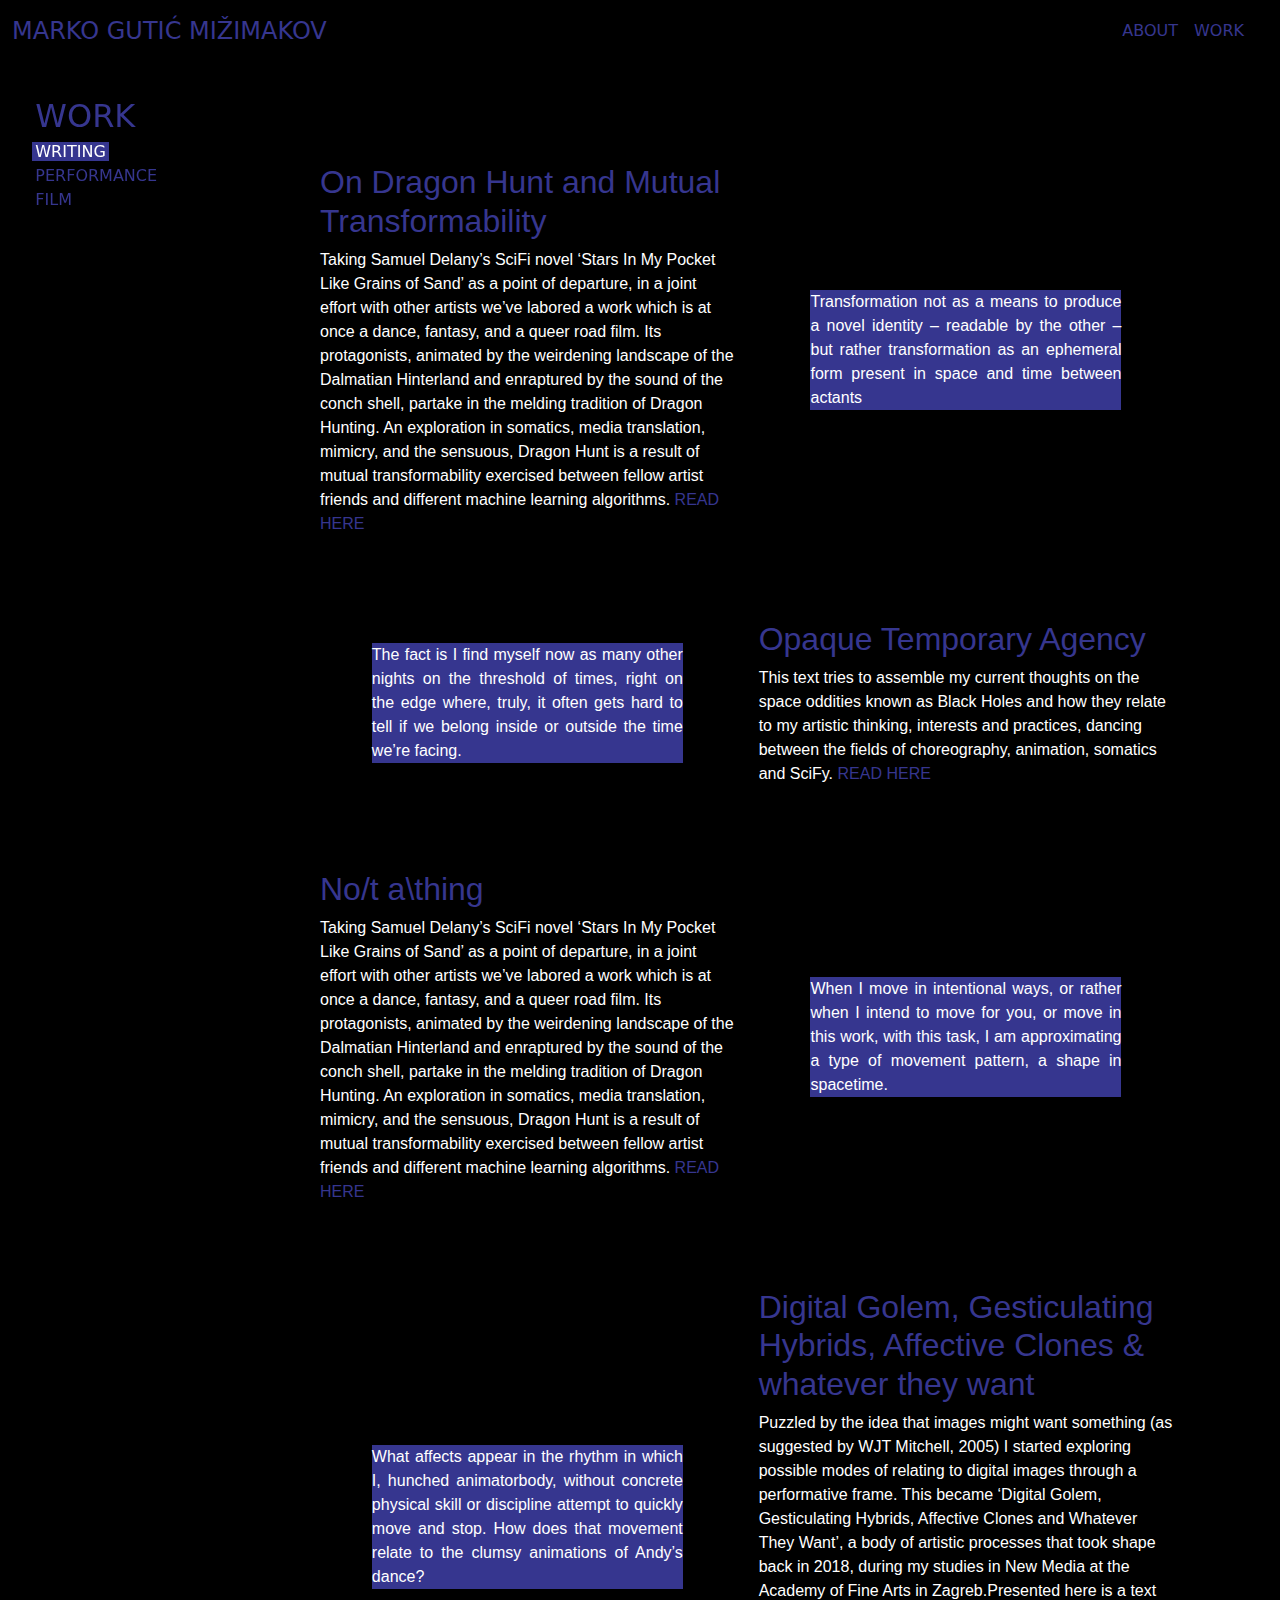
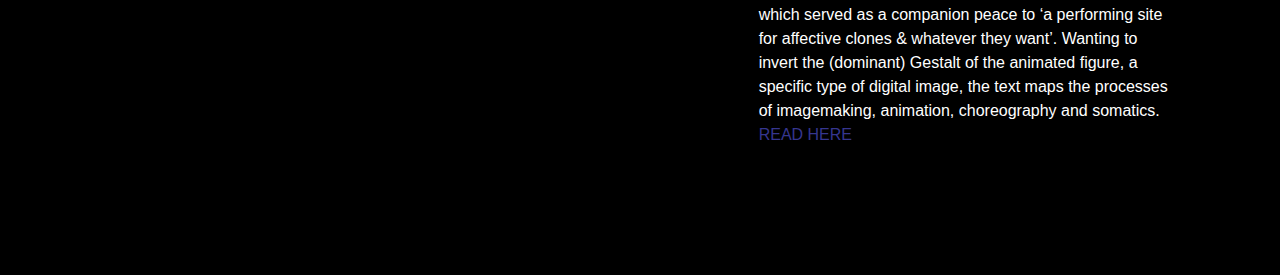
<file: writing.html>
<!DOCTYPE html>
<html lang="en">
  <head>
    <meta charset="UTF-8" />
    <meta name="viewport" content="width=device-width, initial-scale=1.0" />
    <title>WRITING - marko gutić mižimakov</title>
    <link
      href="https://cdn.jsdelivr.net/npm/bootstrap@5.3.3/dist/css/bootstrap.min.css"
      rel="stylesheet"
      integrity="sha384-QWTKZyjpPEjISv5WaRU9OFeRpok6YctnYmDr5pNlyT2bRjXh0JMhjY6hW+ALEwIH"
      crossorigin="anonymous"
    />
    <script
      src="https://cdn.jsdelivr.net/npm/bootstrap@5.3.3/dist/js/bootstrap.bundle.min.js"
      integrity="sha384-YvpcrYf0tY3lHB60NNkmXc5s9fDVZLESaAA55NDzOxhy9GkcIdslK1eN7N6jIeHz"
      crossorigin="anonymous"
    ></script>
    <link rel="stylesheet" href="writing.css" />
    <link rel="stylesheet" href="writing-2.css" />
  </head>
  <body>
    <nav class="navbar navbar-expand-lg navbar-dark bg-transparent">
      <div class="container-fluid">
        <a class="navbar-brand fs-4" href="index.html">MARKO GUTIĆ MIŽIMAKOV</a>
        <button
          class="navbar-toggler shadow-none border-0"
          type="button"
          data-bs-toggle="offcanvas"
          data-bs-target="#offcanvasNavbar"
          aria-controls="offcanvasNavbar"
          aria-label="Toggle navigation"
        >
          <span class="navbar-toggler-icon"></span>
        </button>
        <div
          class="offcanvas offcanvas-end"
          tabindex="-1"
          id="offcanvasNavbar"
          aria-labelledby="offcanvasNavbarLabel"
        >
          <div class="offcanvas-body">
            <ul class="navbar-nav justify-content-end flex-grow-1 pe-3">
              <li class="nav-item">
                <a class="nav-link" href="about.html">ABOUT</a>
              </li>
              <li class="nav-item">
                <a class="nav-link" href="work.html">WORK</a>
              </li>
            </ul>
          </div>
        </div>
      </div>
    </nav>

    <div class="main">
      <header class="header">
        <div class="header-main">
          <ul class="menu">
            <li id="item-1" class="menu-item">
              <a href="work.html">work</a>
            </li>

            <li id="item-2" class="menu-item current-menu-item">
              <a href="writing.html" aria-current="page">writing</a>
            </li>

            <li id="item-3" class="menu-item">
              <a href="performance.html">performance</a>
            </li>

            <li id="item-4" class="menu-item">
              <a href="film.html"> film </a>
            </li>
          </ul>
        </div>
      </header>

      <main class="grid">
        <div class="grid-writing">
          <div class="row">
            <div class="text-container">
              <h2>On Dragon Hunt and Mutual Transformability</h2>
              <p>
                Taking Samuel Delany’s SciFi novel ‘Stars In My Pocket Like
                Grains of Sand’ as a point of departure, in a joint effort with
                other artists we’ve labored a work which is at once a dance,
                fantasy, and a queer road film. Its protagonists, animated by
                the weirdening landscape of the Dalmatian Hinterland and
                enraptured by the sound of the conch shell, partake in the
                melding tradition of Dragon Hunting. An exploration in somatics,
                media translation, mimicry, and the sensuous, Dragon Hunt is a
                result of mutual transformability exercised between fellow
                artist friends and different machine learning algorithms.
                <a
                  href="https://www.academia.edu/112559479/On_Dragon_Hunt_and_Mutual_Transformability"
                  >READ HERE</a
                >
              </p>
            </div>
            <div class="quote-container">
              <p>
                Transformation not as a means to produce a novel identity –
                readable by the other – but rather transformation as an
                ephemeral form present in space and time between actants
              </p>
            </div>
          </div>
          <div class="row">
            <div class="quote-container">
              <p>
                The fact is I find myself now as many other nights on the
                threshold of times, right on the edge where, truly, it often
                gets hard to tell if we belong inside or outside the time we’re
                facing.
              </p>
            </div>
            <div class="text-container">
              <h2>Opaque Temporary Agency</h2>
              <p>
                This text tries to assemble my current thoughts on the space
                oddities known as Black Holes and how they relate to my artistic
                thinking, interests and practices, dancing between the fields of
                choreography, animation, somatics and SciFy.
                <a
                  href="https://www.academia.edu/112676069/Opaque_Temporary_Agency"
                  >READ HERE</a
                >
              </p>
            </div>
          </div>
          <div class="row">
            <div class="text-container">
              <h2>No/t a\thing</h2>
              <p>
                Taking Samuel Delany’s SciFi novel ‘Stars In My Pocket Like
                Grains of Sand’ as a point of departure, in a joint effort with
                other artists we’ve labored a work which is at once a dance,
                fantasy, and a queer road film. Its protagonists, animated by
                the weirdening landscape of the Dalmatian Hinterland and
                enraptured by the sound of the conch shell, partake in the
                melding tradition of Dragon Hunting. An exploration in somatics,
                media translation, mimicry, and the sensuous, Dragon Hunt is a
                result of mutual transformability exercised between fellow
                artist friends and different machine learning algorithms.
                <a href="https://www.academia.edu/100179295/No_t_a_thing"
                  >READ HERE</a
                >
              </p>
            </div>
            <div class="quote-container">
              <p>
                When I move in intentional ways, or rather when I intend to move
                for you, or move in this work, with this task, I am
                approximating a type of movement pattern, a shape in spacetime.
              </p>
            </div>
          </div>
          <div class="row">
            <div class="quote-container poem">
              <p>
                What affects appear in the rhythm in which I, hunched
                animatorbody, without concrete physical skill or discipline
                attempt to quickly move and stop. How does that movement relate
                to the clumsy animations of Andy’s dance?
              </p>
            </div>
            <div class="text-container">
              <h2>
                Digital Golem, Gesticulating Hybrids, Affective Clones &
                whatever they want
              </h2>
              <p>
                Puzzled by the idea that images might want something (as
                suggested by WJT Mitchell, 2005) I started exploring possible
                modes of relating to digital images through a performative
                frame. This became ‘Digital Golem, Gesticulating Hybrids,
                Affective Clones and Whatever They Want’, a body of artistic
                processes that took shape back in 2018, during my studies in New
                Media at the Academy of Fine Arts in Zagreb.Presented here is a
                text which served as a companion peace to ‘a performing site for
                affective clones & whatever they want’. Wanting to invert the
                (dominant) Gestalt of the animated figure, a specific type of
                digital image, the text maps the processes of imagemaking,
                animation, choreography and somatics.
                <a
                  href="https://networkcultures.org/longform/2021/08/24/digital-golem-gesticulating-hybrids-affective-clones-whatever-they-want/"
                  >READ HERE</a
                >
              </p>
            </div>
          </div>
        </div>
      </main>
    </div>
  </body>
</html>
</file>
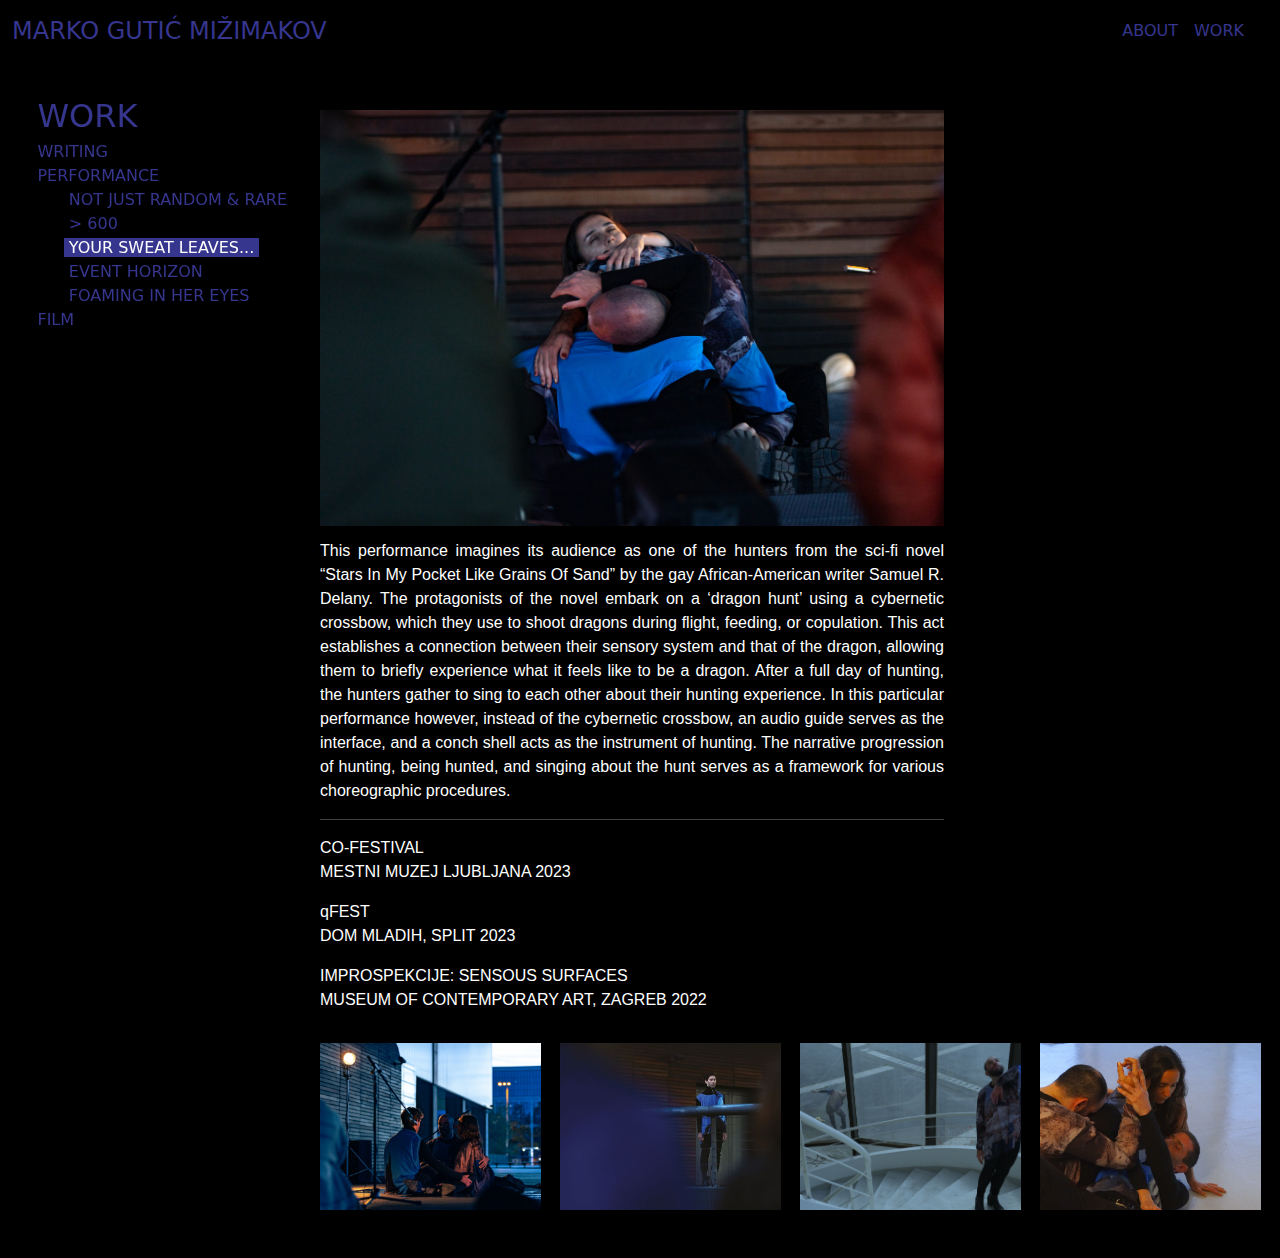
<file: your-sweat.html>
<!DOCTYPE html>
<html lang="en">
  <head>
    <meta charset="UTF-8" />
    <meta name="viewport" content="width=device-width, initial-scale=1.0" />
    <title>not-just-random-and-rare marko gutić mižimakov</title>
    <link
      href="https://cdn.jsdelivr.net/npm/bootstrap@5.3.3/dist/css/bootstrap.min.css"
      rel="stylesheet"
      integrity="sha384-QWTKZyjpPEjISv5WaRU9OFeRpok6YctnYmDr5pNlyT2bRjXh0JMhjY6hW+ALEwIH"
      crossorigin="anonymous"
    />
    <script
      src="https://cdn.jsdelivr.net/npm/bootstrap@5.3.3/dist/js/bootstrap.bundle.min.js"
      integrity="sha384-YvpcrYf0tY3lHB60NNkmXc5s9fDVZLESaAA55NDzOxhy9GkcIdslK1eN7N6jIeHz"
      crossorigin="anonymous"
    ></script>
    <link rel="stylesheet" href="writing.css" />
    <link rel="stylesheet" href="not-random.css" />
  </head>
  <body>
    <nav class="navbar navbar-expand-lg navbar-dark bg-transparent">
      <div class="container-fluid">
        <a class="navbar-brand fs-4" href="index.html">MARKO GUTIĆ MIŽIMAKOV</a>
        <button
          class="navbar-toggler shadow-none border-0"
          type="button"
          data-bs-toggle="offcanvas"
          data-bs-target="#offcanvasNavbar"
          aria-controls="offcanvasNavbar"
          aria-label="Toggle navigation"
        >
          <span class="navbar-toggler-icon"></span>
        </button>
        <div
          class="offcanvas offcanvas-end"
          tabindex="-1"
          id="offcanvasNavbar"
          aria-labelledby="offcanvasNavbarLabel"
        >
          <div class="offcanvas-body">
            <ul class="navbar-nav justify-content-end flex-grow-1 pe-3">
              <li class="nav-item">
                <a class="nav-link" href="about.html">ABOUT</a>
              </li>
              <li class="nav-item">
                <a class="nav-link" href="work.html">WORK</a>
              </li>
            </ul>
          </div>
        </div>
      </div>
    </nav>

    <div class="main">
      <header class="header">
        <div class="header-main">
          <ul class="menu">
            <li id="item-1" class="menu-item">
              <a href="work.html">work</a>
            </li>

            <li id="item-2" class="menu-item">
              <a href="writing.html">writing</a>
            </li>

            <li id="item-3" class="menu-item">
              <a href="performance.html">performance</a>
              <ul class="performance-menu">
                <li class="menu-item menu-item-inner">
                  <a href="not-just-random.html">not just random & rare</a>
                </li>
                <li class="menu-item menu-item-inner">
                  <a href="600.html">> 600</a>
                </li>
                <li class="menu-item menu-item-inner current-menu-item">
                  <a href="your-sweat.html" aria-current="page"
                    >Your sweat leaves...</a
                  >
                </li>
                <li class="menu-item menu-item-inner">
                  <a href="horizont.html">EVENT HORIZON</a>
                </li>
                <li class="menu-item menu-item-inner">
                  <a href="foaming.html">Foaming In Her Eyes</a>
                </li>
              </ul>
            </li>

            <li id="item-4" class="menu-item">
              <a href="film.html"> film </a>
            </li>
          </ul>
        </div>
      </header>

      <main class="content">
        <div class="image-text">
          <img
            class="flex-item"
            id="main-img"
            src="your-sweat-main.jpg"
            alt=""
          />
          <div class="text">
            <p class="flex-item">
              This performance imagines its audience as one of the hunters from
              the sci-fi novel “Stars In My Pocket Like Grains Of Sand” by the
              gay African-American writer Samuel R. Delany. The protagonists of
              the novel embark on a ‘dragon hunt’ using a cybernetic crossbow,
              which they use to shoot dragons during flight, feeding, or
              copulation. This act establishes a connection between their
              sensory system and that of the dragon, allowing them to briefly
              experience what it feels like to be a dragon. After a full day of
              hunting, the hunters gather to sing to each other about their
              hunting experience. In this particular performance however,
              instead of the cybernetic crossbow, an audio guide serves as the
              interface, and a conch shell acts as the instrument of hunting.
              The narrative progression of hunting, being hunted, and singing
              about the hunt serves as a framework for various choreographic
              procedures.
            </p>
            <hr />
            <p class="flex-item performance-instance">
              CO-FESTIVAL <br />
              MESTNI MUZEJ LJUBLJANA 2023
            </p>
            <p class="flex-item performance-instance">
              qFEST <br />
              DOM MLADIH, SPLIT 2023 <br />
            </p>
            <p class="flex-item performance-instance">
              IMPROSPEKCIJE: SENSOUS SURFACES <br />
              MUSEUM OF CONTEMPORARY ART, ZAGREB 2022 <br />
            </p>
          </div>
        </div>
        <div class="footer-flex">
          <div class="image-container">
            <img class="image" src="your-sweat-leaves.jpg" alt="" />
          </div>
          <div class="image-container">
            <img class="image" src="your-sweat-2.jpeg" alt="" />
          </div>
          <div class="image-container">
            <img class="image" src="your-sweat-3.PNG" alt="" />
          </div>
          <div class="image-container">
            <img class="image" src="your-sweat-4.PNG" alt="" />
          </div>
        </div>
      </main>
    </div>
  </body>
</html>
</file>
<file: writing.css>
body {
  display: flex;
  flex-direction: column;
  background: black;
}

@media (max-width: 991px) {
  .offcanvas {
    background-color: rgba(13, 9, 9, 0.05);
    backdrop-filter: blur(10px);
  }

  #offcanvasNavbar {
    width: 40%;
  }
}

.container-fluid a {
  color: rgb(54, 54, 143);
}

.container-fluid a:hover {
  color: #7570ad;
}

.main {
  display: grid;
  grid-template-columns: minmax(0, 1fr) minmax(0, 5fr);
  grid-template-areas: "header main";
}

.header {
  align-self: start;
  position: sticky;
  top: 0;
}

.menu {
  list-style: none;
  text-transform: uppercase;
  font-size: 1rem;
  color: rgb(54, 54, 143);
  padding-top: 30px;
  padding-right: 1rem;
}

.menu-item > a {
  color: rgb(54, 54, 143);
  text-decoration: none;
  padding-left: 2%;
  padding-right: 2%;
}

.current-menu-item > a {
  background-color: rgb(54, 54, 143);
  color: white;
}

.menu-item > a:hover {
  background-color: #7570ad;
}

#item-1 {
  font-size: 2rem;
}

.grid {
  display: flex;
  justify-content: center;
  align-items: center;
  height: 100%;
}

.grid-content {
  display: grid;
  grid-template-columns: 1fr 1fr;
  grid-template-rows: 1fr 1fr;
  grid-auto-columns: 1fr;
  grid-auto-rows: 1fr;
  width: 70%;
  column-gap: 25px;
  row-gap: 25px;
  margin: 5%;
}

.grid-writing {
  display: flex;
  flex-direction: column;
  width: 70%;
  column-gap: 25px;
  row-gap: 25px;
  margin: 5%;
}

.row {
  display: grid;
  grid-template-columns: 1fr 1fr;
  grid-template-rows: 1fr;
  margin-bottom: 5%;
}

.quote-container {
  display: flex;
  justify-content: center;
  align-items: center;
  border: 5px;
  border-color: red;
}

.quote-container > p {
  color: white;
  width: 75%;
  text-align: justify;
  background-color: rgb(54, 54, 143);
}

.text-container > p > a {
  color: rgb(54, 54, 143);
  text-decoration: none;
}

.text-container > p > a:hover {
  color: #7570ad;
}

p {
  color: white;
  font-family: "Lucida Sans", "Lucida Sans Regular", "Lucida Grande",
    "Lucida Sans Unicode", Geneva, Verdana, sans-serif;
}

h2 {
  color: rgb(54, 54, 143);
  font-family: "Lucida Sans", "Lucida Sans Regular", "Lucida Grande",
    "Lucida Sans Unicode", Geneva, Verdana, sans-serif;
}

.image {
  width: 100%;
  height: 100%;
  object-fit: cover;
}

.image-container {
  position: relative;
}

.overlay-text {
  position: absolute;
  top: 50%;
  left: 50%;
  transform: translate(-50%, -50%);
  text-align: center;
  color: white;
}

@media (max-width: 991px) {
  .grid-content {
    display: grid;
    grid-template-columns: 1fr;
    grid-auto-rows: 1fr;
  }
}
</file>
<file: not-random.css>
#main-img {
  width: 100%;
}

.content {
  display: flex;
  flex-direction: column;
  justify-content: start;
  margin-top: 5%;
}

.main {
  display: grid;
  grid-template-columns: minmax(0, 1fr) minmax(0, 3fr);
  grid-template-areas: "header main";
}

@media (max-width: 1050px) {
  .main {
    display: flex;
    flex-direction: column;
  }

  .header {
    width: 65%;
    align-self: center;
    position: static;
    top: 0;
  }

  .footer-flex {
    margin-left: 2%;
  }

  .content {
    justify-content: center;
    align-items: center;
  }

  .menu-item {
    display: inline-block;
  }

  .menu-item-inner {
    display: none;
  }

  #item-1 {
    display: none;
  }

  .menu-item > a:hover {
    color: #7570ad;
    background-color: black;
  }

  .header-main {
    position: relative;
  }

  #item-2 {
    position: absolute;
    left: 0;
  }

  #item-3 {
    position: absolute;
    left: 50%;
    transform: translateX(-50%);
  }

  #item-4 {
    position: absolute;
    right: 0;
  }
}

.text {
  color: white;
  margin-bottom: 5%;
  margin-top: 2%;
  text-align: justify;
  font-family: monospace;
}

.image-text {
  flex: 1 1 0;
  width: 65%;
}

.performance-menu {
  list-style: none;
}

.menu-item > a {
  color: rgb(54, 54, 143);
  text-decoration: none;
  padding-left: 2%;
  padding-right: 2%;
}

.current-menu-item > a {
  background-color: rgb(54, 54, 143);
  color: white;
}

.footer-flex {
  display: grid;
  grid-template-columns: 1fr 1fr 1fr 1fr;
  gap: 2%;
  margin-bottom: 5%;
  margin-right: 2%;
}

@media (max-width: 756px) {
  .footer-flex {
    display: grid;
    grid-template-columns: 1fr 1fr;
    grid-template-rows: 1fr 1fr;
    width: 70%;
    gap: 2%;
    margin-bottom: 5%;
    margin-left: 0;
    margin-right: 0;
  }
}

@media (max-width: 567px) {
  .footer-flex {
    display: grid;
    grid-template-columns: 1fr;
    width: 70%;
    gap: 2%;
    margin-bottom: 10%;
  }
}

.image-container {
  width: 100%;
  height: 100%;
  object-fit: cover;
}

.performance-instance {
  padding: 0;
  text-align: start;
}
</file>
<file: film.css>
main {
  display: flex;
  flex-direction: column;
  justify-content: center;
  align-items: center;
  width: 100%;
  margin-top: 8%;
  margin-bottom: 0%;
}

.container {
  margin-right: 0;
  margin-left: auto;
}

.header {
  margin-right: 2%;
}

.row {
  display: flex;
}

.title {
  margin-top: 3%;
  align-self: start;
}

.credits-main {
  position: sticky;
  top: 2%;
}

.credits > p {
  text-transform: uppercase;
  font-size: 0.8rem;
}

.desno {
  text-align: right;
}

.lijevo {
  text-align: left;
}

hr {
  color: white;
}

@media (min-width: 995px) {
  .showings-credits {
    display: none;
  }
}

@media (max-width: 995px) {
  .main {
    display: flex;
    flex-direction: column;
  }

  .container {
    margin-right: 0;
    margin-left: 0;
  }

  .header {
    width: 70%;
    align-self: center;
    position: static;
    top: 0;
    margin: 0;
  }

  .menu-item {
    display: inline-block;
  }

  .menu-item > a {
    background-color: black;
    color: rgb(54, 54, 143);
  }

  .menu-item > a:hover {
    color: #7570ad;
    background-color: black;
  }

  #item-1 {
    display: none;
  }

  .header-main {
    position: relative;
  }

  #item-2 {
    position: absolute;
    left: 0;
  }

  #item-3 {
    position: absolute;
    left: 50%;
    transform: translateX(-50%);
  }

  #item-4 {
    position: absolute;
    right: 0;
  }

  .container {
    max-width: 100%;
  }

  .row {
    display: flex;
    flex-direction: column;
    justify-content: center;
    align-items: center;
  }

  .row > * {
    padding: 0;
  }

  .film {
    width: 70%;
  }

  .credits {
    width: 70%;
  }
}
</file>
<file: performance.css>
.grid {
  color: white;
  margin-bottom: 5%;
  margin-top: 2%;
  text-align: justify;
  font-family: monospace;
  text-transform: uppercase;
}

@media (max-width: 756px) {
  .main {
    display: flex;
    flex-direction: column;
  }

  .header {
    width: 70%;
    align-self: center;
    position: static;
    top: 0;
  }

  .menu-item > a {
    background-color: black;
    color: rgb(54, 54, 143);
  }

  .menu-item > a:hover {
    color: #7570ad;
    background-color: black;
  }

  #item-1 {
    display: none;
  }

  .header-main {
    position: relative;
  }

  #item-2 {
    position: absolute;
    left: 0;
  }

  #item-3 {
    position: absolute;
    left: 50%;
    transform: translateX(-50%);
  }

  #item-4 {
    position: absolute;
    right: 0;
  }
}
</file>
<file: work.css>
body {
  background: black;
}

body {
  display: flex;
  flex-direction: column;
}

@media (max-width: 991px) {
  .offcanvas {
    background-color: rgba(255, 255, 255, 0.05);
    backdrop-filter: blur(0px);
  }

  #offcanvasNavbar {
    width: 40%;
  }
}

.container-fluid a {
  color: rgb(54, 54, 143);
}

.container-fluid a:hover {
  color: #7570ad;
}

.grid {
  display: flex;
  justify-content: center;
  align-items: center;
  height: 100vh;
}

.main-grid {
  width: 85%;
  display: grid;
  grid-template-columns: 1fr 1fr 1fr;
  grid-template-rows: 1fr;
  column-gap: 15px;
  row-gap: 15px;
}

.image-container {
  position: relative;
}

.image {
  width: 100%;
  height: 100%;
  object-fit: cover;
}

.overlay-text {
  position: absolute;
  top: 50%;
  left: 50%;
  transform: translate(-50%, -50%);
  text-align: center;
  color: white;
  font-family: monospace;
}

@media (max-width: 991px) {
  .main-grid {
    width: 80%;
    display: grid;
    grid-template-columns: 1fr;
    grid-template-rows: 1fr 1fr 1fr;
    row-gap: 15px;
  }

  .grid {
    height: 100%;
    margin: 50px;
    margin-top: 100px;
  }
}
</file>
<file: writing-2.css>
.grid {
  margin-top: 3%;
}

@media (max-width: 1400px) {
  .grid-writing {
    display: flex;
    flex-direction: column;
    width: 80%;
    column-gap: 25px;
    row-gap: 25px;
    margin: 5%;
  }
}

@media (max-width: 1200px) {
  .grid-writing {
    display: flex;
    flex-direction: column;
    width: 90%;
    column-gap: 25px;
    row-gap: 25px;
    margin: 5%;
  }
}

@media (max-width: 991px) {
  .quote-container {
    display: none;
  }

  .grid-writing {
    justify-content: center;
    align-items: center;
    margin: 10%;
  }

  .row {
    display: flex;
    flex-direction: column;
    justify-content: center;
    align-items: center;
    width: 70%;
  }
}

@media (max-width: 850px) {
  .grid-writing {
    margin: 10%;
  }

  .row {
    width: 80%;
  }
}

@media (max-width: 756px) {
  .grid-writing {
    margin: 10%;
  }

  .row {
    width: 90%;
  }
}

@media (max-width: 650px) {
  .main {
    display: flex;
    flex-direction: column;
  }

  .header {
    width: 70%;
    align-self: center;
    position: static;
    top: 0;
  }

  .menu-item > a {
    background-color: black;
    color: rgb(54, 54, 143);
  }

  .menu-item > a:hover {
    color: #7570ad;
    background-color: black;
  }

  #item-1 {
    display: none;
  }

  .header-main {
    position: relative;
  }

  #item-2 {
    position: absolute;
    left: 0;
  }

  #item-3 {
    position: absolute;
    left: 50%;
    transform: translateX(-50%);
  }

  #item-4 {
    position: absolute;
    right: 0;
  }

  .grid-writing {
    margin: 5%;
  }

  .grid-writing {
    width: 70%;
  }

  .row {
    width: 100%;
  }

  .text-container {
    padding-left: 0;
    padding-right: 0;
  }
}

@media (max-width: 576) {
  .grid-writing {
    width: 90%;
    margin: 10%;
  }

  .header {
    width: 90%;
  }

  .row {
    width: 100%;
  }

  .text-container {
    padding-left: 0;
    padding-right: 0;
  }
}
</file>
